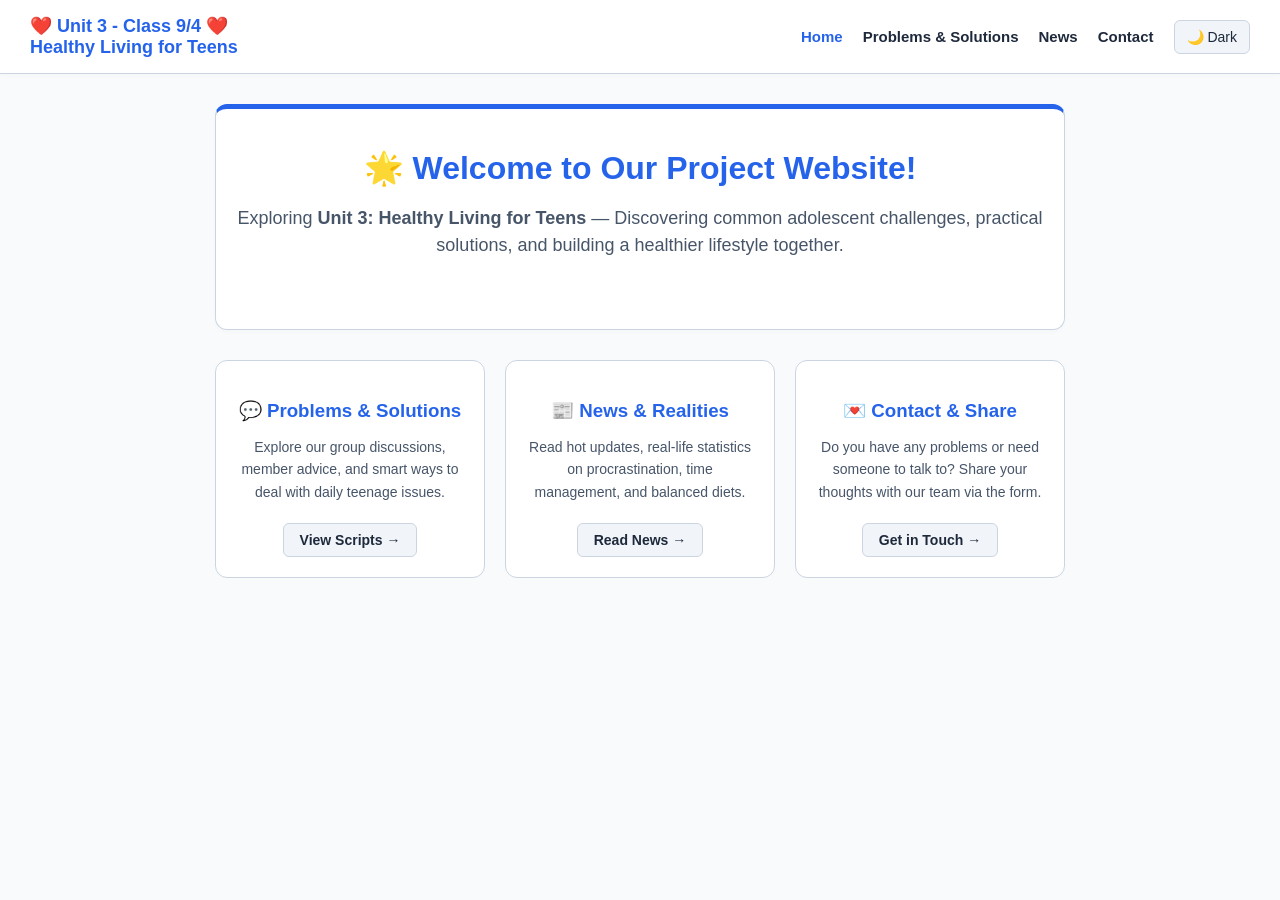
<file: index.html>
<!DOCTYPE html>
<html lang="vi">
<head>
    <meta charset="UTF-8">
    <meta name="viewport" content="width=device-width, initial-scale=1.0">
    <title>Home - Healthy Living for Teens</title>
    <link rel="stylesheet" href="style.css">
    <style>
        /* CSS riêng tinh chỉnh cho trang chủ thêm phần sinh động */
        .hero-section {
            text-align: center;
            padding: 40px 20px;
        }
        .hero-title {
            font-size: 32px;
            color: var(--primary-color);
            margin-bottom: 15px;
        }
        .hero-subtitle {
            font-size: 18px;
            color: var(--text-muted);
            margin-bottom: 30px;
            line-height: 1.5;
        }
        .feature-grid {
            display: grid;
            grid-template-columns: repeat(auto-fit, minmax(240px, 1fr));
            gap: 20px;
            margin-top: 30px;
        }
        .feature-card {
            background: var(--card-background);
            border: 1px solid var(--border-color);
            border-radius: 12px;
            padding: 20px;
            text-align: center;
            transition: transform 0.2s ease, box-shadow 0.2s ease;
        }
        .feature-card:hover {
            transform: translateY(-4px);
            box-shadow: 0 6px 12px rgba(0,0,0,0.05);
        }
        .feature-card h3 {
            color: var(--primary-color);
            margin-bottom: 10px;
        }
        .feature-card p {
            font-size: 14px;
            color: var(--text-muted);
            margin-bottom: 20px;
        }
        .action-btn {
            display: inline-block;
            background: var(--btn-bg);
            color: var(--text-main);
            padding: 8px 16px;
            border-radius: 6px;
            text-decoration: none;
            font-size: 14px;
            font-weight: 600;
            border: 1px solid var(--border-color);
            transition: background 0.2s, color 0.2s;
        }
        .action-btn:hover {
            background: var(--primary-color);
            color: #ffffff;
            border-color: var(--primary-color);
        }
    </style>
</head>
<body>

    <!-- THANH ĐIỀU HƯỚNG (TASKBAR) -->
    <nav class="navbar">
        <div class="nav-brand">❤️ Unit 3 - Class 9/4 ❤️<br>Healthy Living for Teens</div>
        <div class="nav-links">
            <a href="index.html" class="active">Home</a>
            <a href="scripts.html">Problems & Solutions</a>
            <a href="news.html">News</a>
            <a href="contact.html">Contact</a>
            <button id="darkModeToggle" class="dark-mode-btn">🌙 Dark</button>
        </div>
    </nav>

    <!-- NỘI DUNG TRANG CHỦ -->
    <main class="main-container">
        <div class="card-box hero-section" style="border-top: 5px solid var(--primary-color);">
            <h1 class="hero-title">🌟 Welcome to Our Project Website!</h1>
            <p class="hero-subtitle">
                Exploring <strong>Unit 3: Healthy Living for Teens</strong> — Discovering common adolescent challenges, practical solutions, and building a healthier lifestyle together.
            </p>
        </div>

        <!-- CÁC KHỐI ĐIỀU HƯỚNG NHANH (QUICK CARDS) - ĐÃ ĐỦ 3 TRANG -->
        <div class="feature-grid">
            
            <!-- Khối 1: Problems & Solutions -->
            <div class="feature-card">
                <h3>💬 Problems & Solutions</h3>
                <p>Explore our group discussions, member advice, and smart ways to deal with daily teenage issues.</p>
                <a href="scripts.html" class="action-btn">View Scripts &rarr;</a>
            </div>

            <!-- Khối 2: News & Realities -->
            <div class="feature-card">
                <h3>📰 News & Realities</h3>
                <p>Read hot updates, real-life statistics on procrastination, time management, and balanced diets.</p>
                <a href="news.html" class="action-btn">Read News &rarr;</a>
            </div>

            <!-- Khối 3: Contact Us (Mới thêm) -->
            <div class="feature-card">
                <h3>💌 Contact & Share</h3>
                <p>Do you have any problems or need someone to talk to? Share your thoughts with our team via the form.</p>
                <a href="contact.html" class="action-btn">Get in Touch &rarr;</a>
            </div>

        </div>
    </main>

    <script src="script.js"></script>
</body>
</html>
</file>
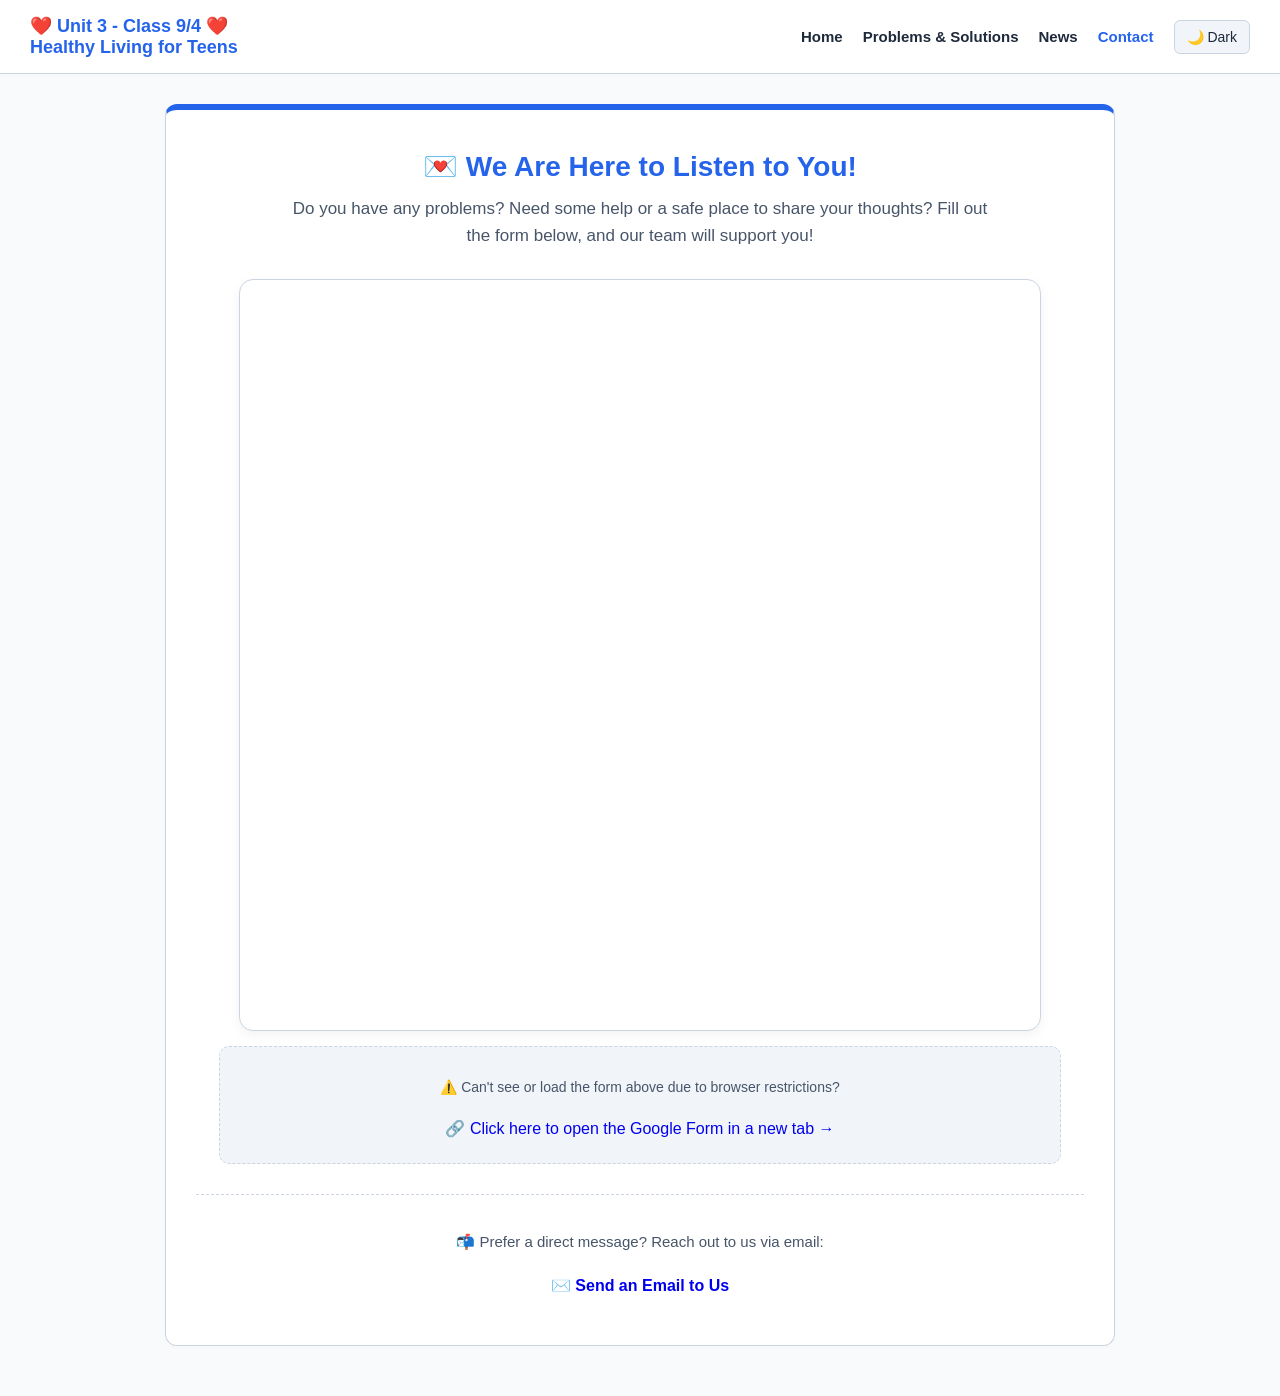
<file: contact.html>
<!DOCTYPE html>
<html lang="vi">
<head>
    <meta charset="UTF-8">
    <meta name="viewport" content="width=device-width, initial-scale=1.0">
    <title>Contact & Share - Healthy Living for Teens</title>
    <link rel="stylesheet" href="style.css">
    <style>
        .contact-box {
            text-align: center;
            padding: 40px 30px;
        }
        
        .main-container {
            max-width: 950px; 
        }

        .form-container {
            margin-top: 30px;
            width: 100%;
            display: flex;
            flex-direction: column;
            align-items: center;
            gap: 15px;
        }

        .form-container iframe {
            width: 100%;
            max-width: 800px; 
            height: 750px; 
            border: 1px solid var(--border-color);
            border-radius: 14px;
            background: #ffffff;
            box-shadow: 0 4px 12px rgba(0,0,0,0.05);
        }

        /* Nút dự phòng khi form bị chặn hiển thị */
        .fallback-box {
            background: var(--btn-bg);
            border: 1px dashed var(--border-color);
            padding: 15px 20px;
            border-radius: 10px;
            max-width: 800px;
            width: 100%;
            text-align: center;
        }
    </style>
</head>
<body>

    <!-- THANH ĐIỀU HƯỚNG (TASKBAR) -->
    <nav class="navbar">
        <div class="nav-brand">❤️ Unit 3 - Class 9/4 ❤️<br>Healthy Living for Teens</div>
        <div class="nav-links">
            <a href="index.html">Home</a>
            <a href="scripts.html">Problems & Solutions</a>
            <a href="news.html">News</a>
            <a href="contact.html" class="active">Contact</a>
            <button id="darkModeToggle" class="dark-mode-btn">🌙 Dark</button>
        </div>
    </nav>

    <!-- NỘI DUNG TRANG LIÊN HỆ & GOOGLE FORM -->
    <main class="main-container">
        <div class="card-box contact-box" style="border-top: 6px solid var(--primary-color);">
            <h1 style="font-size: 28px; margin-bottom: 12px;">💌 We Are Here to Listen to You!</h1>
            <p style="font-size: 17px; max-width: 700px; margin: 0 auto; color: var(--text-muted); line-height: 1.6;">
                Do you have any problems? Need some help or a safe place to share your thoughts? Fill out the form below, and our team will support you!
            </p>

            <!-- KHUNG NHÚNG GOOGLE FORM KÈM LINK DỰ PHÒNG -->
            <div class="form-container">
                <iframe src="https://docs.google.com/forms/d/e/1FAIpQLScM1c_h8oC03TfTisXrQEJa_H2_ahdzbLXN9b-lg70PrQ3ncw/viewform?embedded=true" frameborder="0" marginheight="0" marginwidth="0">Loading…</iframe>
                
                <!-- Hộp thông báo và link dự phòng khi trình duyệt chặn hiển thị iframe -->
                <div class="fallback-box">
                    <p style="font-size: 14px; color: var(--text-muted); margin-bottom: 10px;">
                        ⚠️ Can't see or load the form above due to browser restrictions?
                    </p>
                    <a href="https://docs.google.com/forms/d/e/1FAIpQLScM1c_h8oC03TfTisXrQEJa_H2_ahdzbLXN9b-lg70PrQ3ncw/viewform" target="_blank" class="action-btn" style="display: inline-block; padding: 10px 20px; text-decoration: none;">
                        🔗 Click here to open the Google Form in a new tab &rarr;
                    </a>
                </div>
            </div>

            <!-- PHẦN EMAIL TRỰC TIẾP -->
            <div style="margin-top: 30px; padding-top: 20px; border-top: 1px dashed var(--border-color); text-align: center;">
                <p style="font-size: 15px; color: var(--text-muted); margin-bottom: 12px;">
                    📬 Prefer a direct message? Reach out to us via email:
                </p>
                <a href="mailto:abcd@gmail.com" class="social-btn" style="display: inline-flex; align-items: center; gap: 8px; font-weight: 600; padding: 10px 24px; border-radius: 8px; text-decoration: none;">
                    ✉️ Send an Email to Us
                </a>
            </div>
        </div>
    </main>

    <script src="script.js"></script>
</body>
</html>
</file>
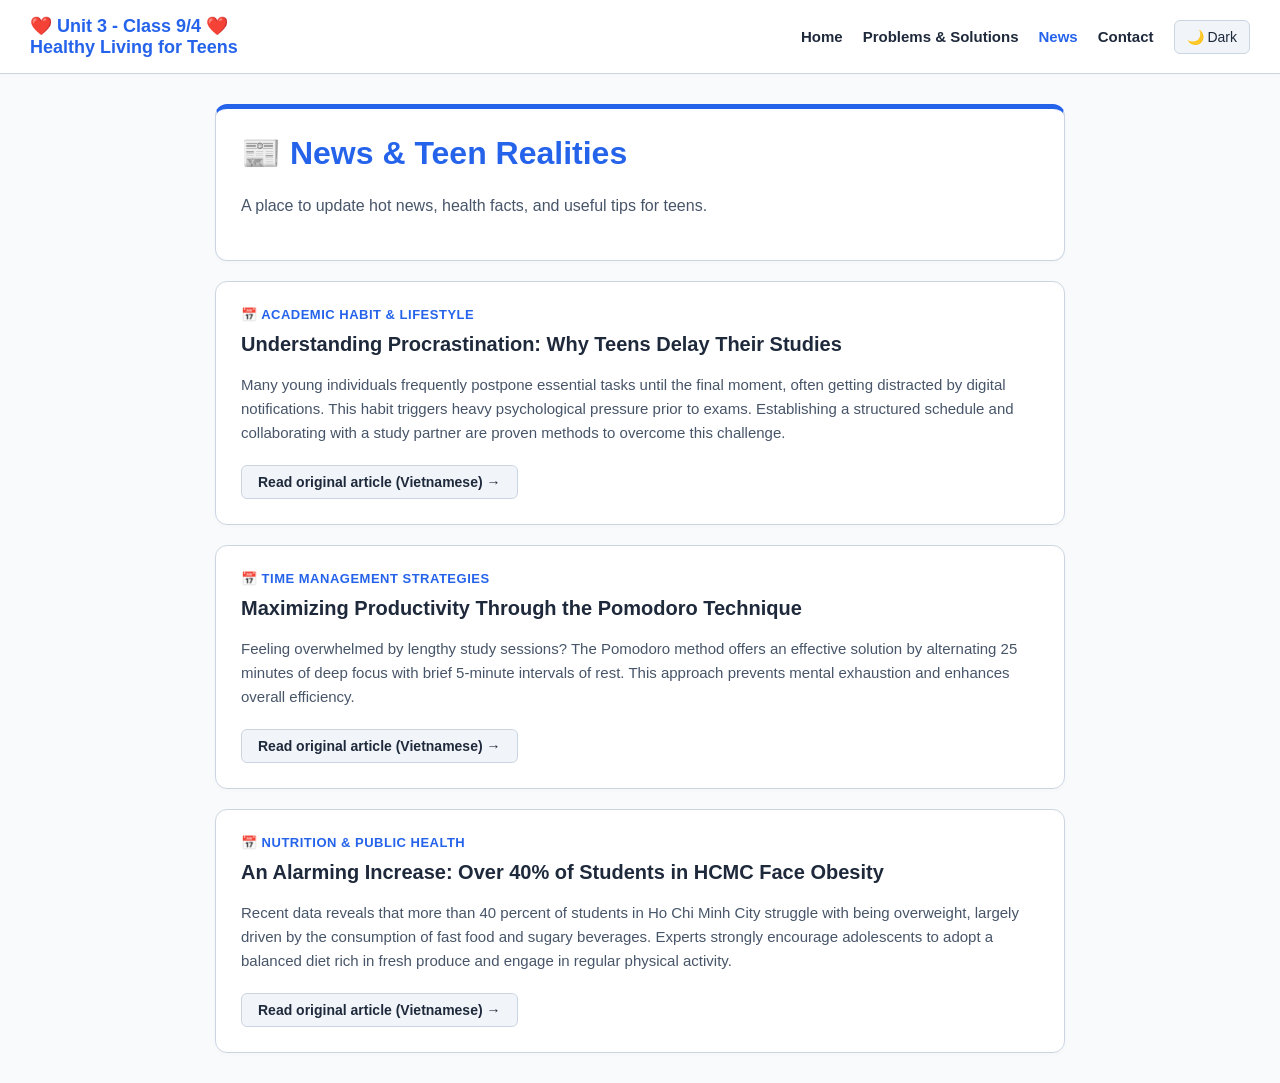
<file: news.html>
<!DOCTYPE html>
<html lang="vi">
<head>
    <meta charset="UTF-8">
    <meta name="viewport" content="width=device-width, initial-scale=1.0">
    <title>News & Realities - Healthy Living for Teens</title>
    <link rel="stylesheet" href="style.css">
    <style>
        .news-grid {
            display: grid;
            grid-template-columns: 1fr;
            gap: 20px;
        }

        .news-card {
            background: var(--card-background);
            border: 1px solid var(--border-color);
            border-radius: 12px;
            padding: 25px;
            box-shadow: 0 2px 4px rgba(0,0,0,0.02);
            transition: transform 0.2s ease, box-shadow 0.2s ease;
        }

        .news-card:hover {
            transform: translateY(-3px);
            box-shadow: 0 6px 12px rgba(0,0,0,0.05);
        }

        .news-date {
            font-size: 13px;
            color: var(--primary-color);
            font-weight: 600;
            margin-bottom: 8px;
            text-transform: uppercase;
            letter-spacing: 0.5px;
        }

        .news-title {
            font-size: 20px;
            color: var(--text-main);
            margin-top: 0;
            margin-bottom: 12px;
            line-height: 1.4;
        }

        .news-excerpt {
            font-size: 15px;
            color: var(--text-muted);
            line-height: 1.6;
            margin-bottom: 20px;
        }

        .news-btn {
            display: inline-block;
            background: var(--btn-bg);
            color: var(--text-main);
            padding: 8px 16px;
            border-radius: 6px;
            text-decoration: none;
            font-size: 14px;
            font-weight: 600;
            border: 1px solid var(--border-color);
            transition: background 0.2s;
        }

        .news-btn:hover {
            background: var(--primary-color);
            color: #ffffff;
            border-color: var(--primary-color);
        }
    </style>
</head>
<body>

    <!-- THANH ĐIỀU HƯỚNG (TASKBAR) -->
    <nav class="navbar">
        <div class="nav-brand">❤️ Unit 3 - Class 9/4 ❤️<br>Healthy Living for Teens</div>
        <div class="nav-links">
            <a href="index.html">Home</a>
            <a href="scripts.html">Problems & Solutions</a>
            <a href="news.html" class="active">News</a>
			<a href="contact.html">Contact</a>
            <button id="darkModeToggle" class="dark-mode-btn">🌙 Dark</button>
        </div>
    </nav>

    <!-- NỘI DUNG TRANG BẢN TIN -->
    <main class="main-container">
        <div class="card-box" style="border-top: 5px solid var(--primary-color);">
            <h1>📰 News & Teen Realities</h1>
            <p>A place to update hot news, health facts, and useful tips for teens.</p>
        </div>

        <!-- DANH SÁCH CÁC BẢN TIN (NÂNG CẤP CHUẨN B1) -->
        <div class="news-grid">

            <!-- Bản tin số 1: Trì hoãn -->
            <article class="news-card">
                <div class="news-date">📅 Academic Habit & Lifestyle</div>
                <h2 class="news-title">Understanding Procrastination: Why Teens Delay Their Studies</h2>
                <p class="news-excerpt">
                    Many young individuals frequently postpone essential tasks until the final moment, often getting distracted by digital notifications. This habit triggers heavy psychological pressure prior to exams. Establishing a structured schedule and collaborating with a study partner are proven methods to overcome this challenge.
                </p>
                <a href="https://baothanhhoa.vn/thoi-quen-tri-hoan-o-nguoi-tre-281775.htm" target="_blank" class="news-btn">Read original article (Vietnamese) &rarr;</a>
            </article>

            <!-- Bản tin số 2: Pomodoro -->
            <article class="news-card">
                <div class="news-date">📅 Time Management Strategies</div>
                <h2 class="news-title">Maximizing Productivity Through the Pomodoro Technique</h2>
                <p class="news-excerpt">
                    Feeling overwhelmed by lengthy study sessions? The Pomodoro method offers an effective solution by alternating 25 minutes of deep focus with brief 5-minute intervals of rest. This approach prevents mental exhaustion and enhances overall efficiency.
                </p>
                <a href="https://base.vn/blog/pomodoro-la-gi/" target="_blank" class="news-btn">Read original article (Vietnamese) &rarr;</a>
            </article>

            <!-- Bản tin số 3: Đồ ăn nhanh & Béo phì -->
            <article class="news-card">
                <div class="news-date">📅 Nutrition & Public Health</div>
                <h2 class="news-title">An Alarming Increase: Over 40% of Students in HCMC Face Obesity</h2>
                <p class="news-excerpt">
                    Recent data reveals that more than 40 percent of students in Ho Chi Minh City struggle with being overweight, largely driven by the consumption of fast food and sugary beverages. Experts strongly encourage adolescents to adopt a balanced diet rich in fresh produce and engage in regular physical activity.
                </p>
                <a href="https://tuoitre.vn/hon-40-hoc-sinh-tp-hcm-thua-can-beo-phi-diem-ten-tra-sua-nuoc-ngot-do-an-nhanh-20260312143419591.htm" target="_blank" class="news-btn">Read original article (Vietnamese) &rarr;</a>
            </article>

        </div>
    </main>

    <script src="script.js"></script>
</body>
</html>
</file>
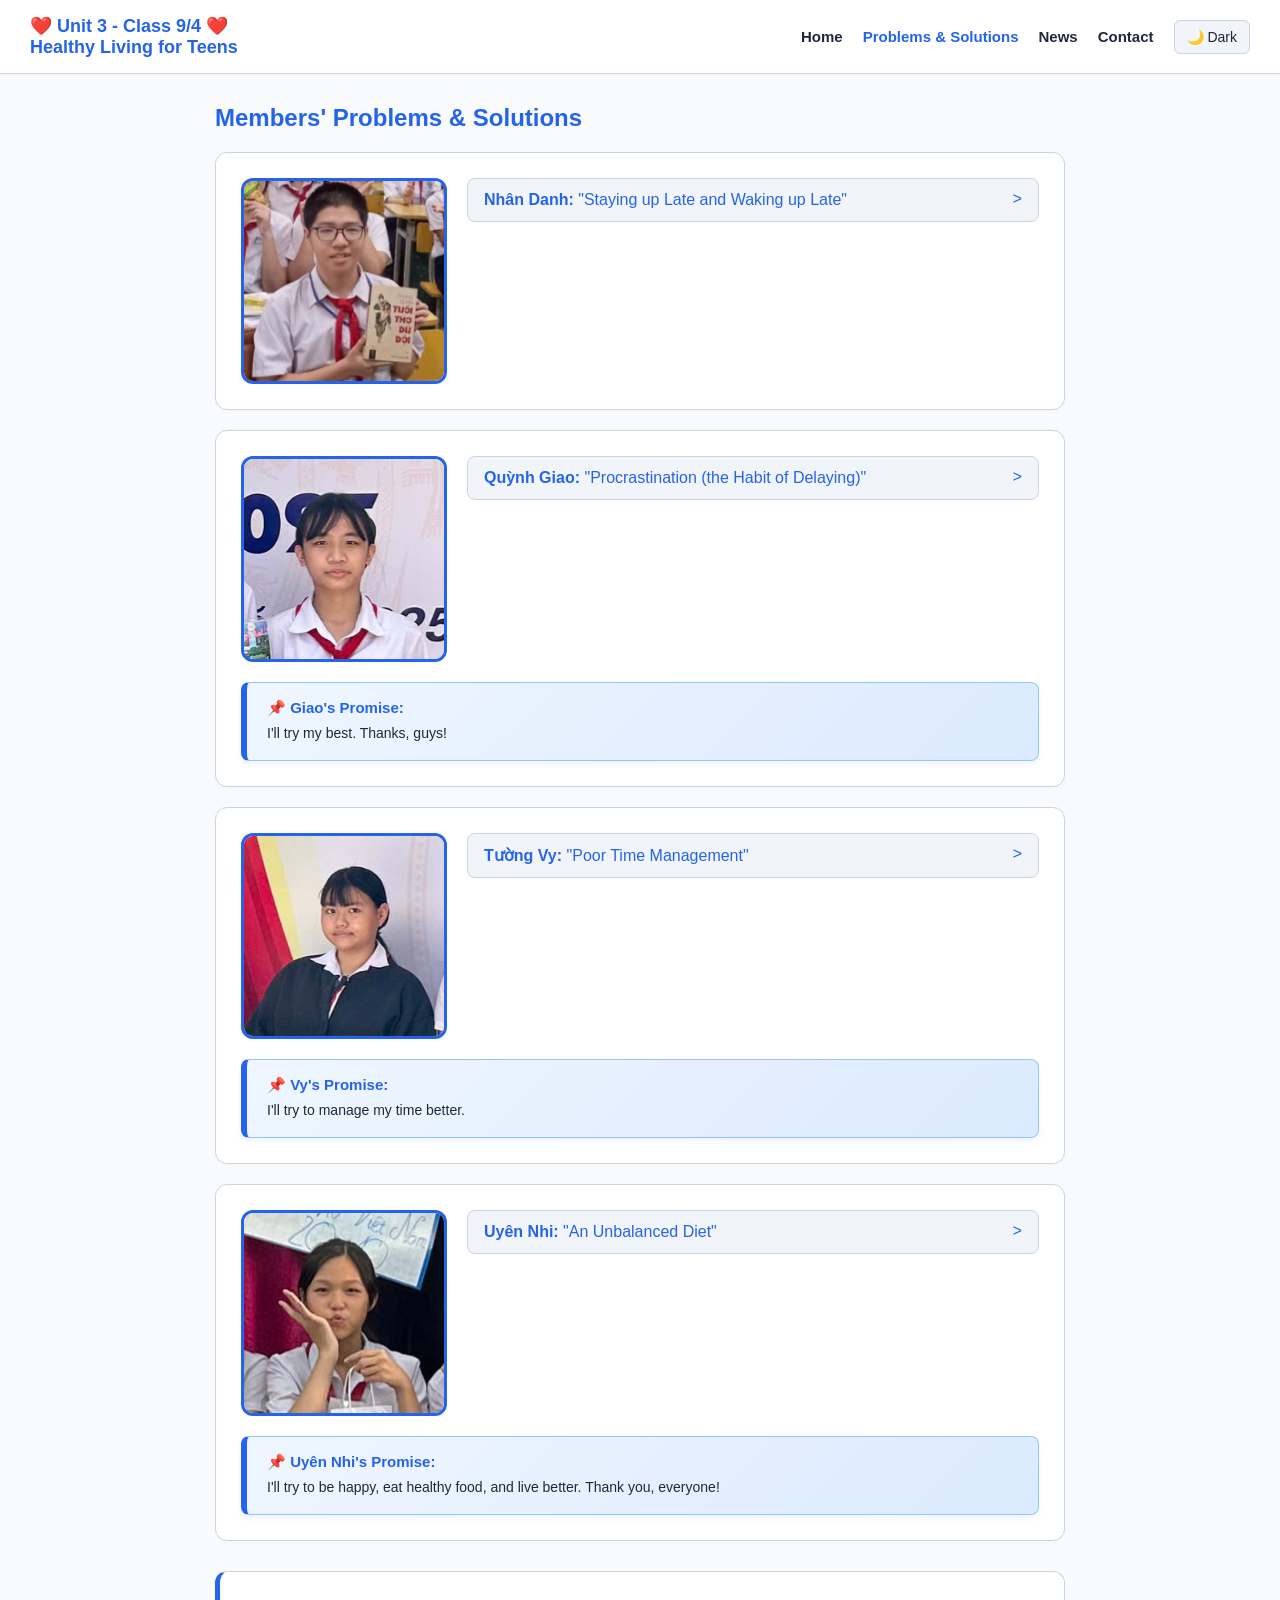
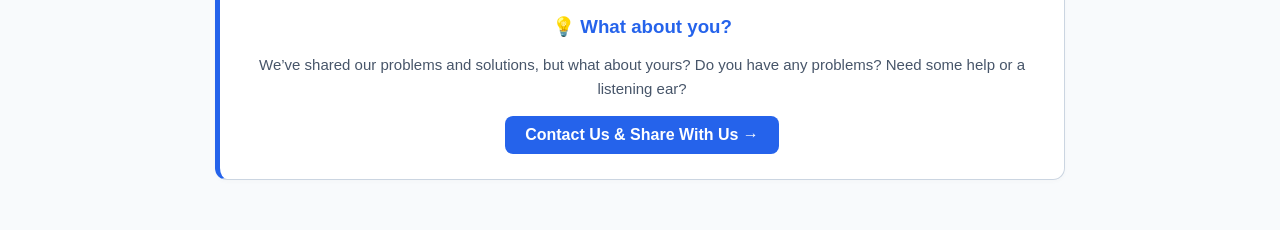
<file: scripts.html>
<!DOCTYPE html>
<html lang="vi">
<head>
    <meta charset="UTF-8">
    <meta name="viewport" content="width=device-width, initial-scale=1.0">
    <title>Problems & Solutions - Unit 3</title>
    <link rel="stylesheet" href="style.css">
    <style>
        /* CSS bổ sung tinh chỉnh riêng cho trang Scripts để hiển thị cực đẹp và gọn gàng */
        .problem-img {
            max-width: 240px;
            width: 100%;
            height: auto;
            border-radius: 10px;
            margin-top: 10px;
            box-shadow: 0 4px 8px rgba(0,0,0,0.1);
            display: block;
        }
        .reply-content-box {
            margin-top: 6px;
            margin-bottom: 6px;
        }
    </style>
</head>
<body>

    <!-- THANH ĐIỀU HƯỚNG (TASKBAR) -->
    <nav class="navbar">
        <div class="nav-brand">❤️ Unit 3 - Class 9/4 ❤️<br>Healthy Living for Teens</div>
        <div class="nav-links">
            <a href="index.html">Home</a>
            <a href="scripts.html" class="active">Problems & Solutions</a>
            <a href="news.html">News</a>
			<a href="contact.html">Contact</a>
            <button id="darkModeToggle" class="dark-mode-btn">🌙 Dark</button>
        </div>
    </nav>

    <!-- NỘI DUNG TRANG THÀNH VIÊN -->
    <div class="main-container">
        <h2>Members' Problems & Solutions</h2>

        <!-- THẢO LUẬN 1: DANH -->
        <div class="card-box">
            <div class="thread-main-author">
                <img src="media/Danh.jpg" alt="Nhân Danh" class="member-avatar-large">
                
                <div class="author-content-wrapper">
                    <button class="toggle-btn" onclick="toggleElement(this)">
                        <span class="author-title"><strong>Nhân Danh:</strong> "Staying up Late and Waking up Late"</span>
                        <span class="arrow-icon">&gt;</span>
                    </button>
                    
                    <div class="thread-collapse-content">
                        <!-- Trọng's Advice -->
                        <div class="reply-item">
                            <div class="reply-content-box">
                                <strong>Trọng:</strong> You should set an alarm and get up earlier instead of snoozing it.
                                <br>
                                <img src="media/alarm.jfif" alt="Set an Alarm" class="problem-img">
                            </div>
                        </div>
                    </div>
                </div>
            </div>
        </div>
        
        <!-- THẢO LUẬN 2: GIAO -->
        <div class="card-box">
            <div class="thread-main-author">
                <img src="media/Giao.jpg" alt="Quỳnh Giao" class="member-avatar-large">
                
                <div class="author-content-wrapper">
                    <button class="toggle-btn" onclick="toggleElement(this)">
                        <span class="author-title"><strong>Quỳnh Giao:</strong> "Procrastination (the Habit of Delaying)"</span>
                        <span class="arrow-icon">&gt;</span>
                    </button>
                    
                    <div class="thread-collapse-content">
                        
                        <!-- Trọng's Advice -->
                        <div class="reply-item">
                            <button class="toggle-btn" onclick="toggleElement(this)">
                                <span class="reply-text"><strong>Trọng:</strong> Why don't you make a study timetable and start studying earlier?</span>
                                <span class="arrow-icon">&gt;</span>
                            </button>
                            
                            <div class="thread-collapse-content">
                                <div class="reply-item sub-reply">
                                    <div class="reply-content-box">
                                        <img src="media/thoi khoa bieu.jpg" alt="Make a Timetable" class="problem-img">
                                    </div>
                                    <button class="toggle-btn" onclick="toggleElement(this)">
                                        <span class="reply-text"><strong>Giao:</strong> Sorry? Could you say that again, please?</span>
                                        <span class="arrow-icon">&gt;</span>
                                    </button>
                                    
                                    <div class="thread-collapse-content">
                                        <div class="reply-item sub-reply-deep">
                                            <div class="reply-text-static"><strong>Trọng:</strong> Sure. I said you should make a study timetable and start earlier.</div>
                                        </div>
                                    </div>
                                </div>
                            </div>
                        </div>

                        <!-- Vy's Advice -->
                        <div class="reply-item">
                            <div class="reply-text-static"><strong>Vy:</strong> You should put away your phone while studying.</div>
                        </div>

                        <!-- Uyên Nhi's Advice -->
                        <div class="reply-item">
                            <button class="toggle-btn" onclick="toggleElement(this)">
                                <span class="reply-text"><strong>Uyên Nhi:</strong> And you can find a study partner to learn together. When we study side by side, we can focus on our lessons easily.</span>
                                <span class="arrow-icon">&gt;</span>
                            </button>
                            
                            <div class="thread-collapse-content">
                                <div class="reply-item sub-reply">
                                    <div class="reply-text-static"><strong>Giao:</strong> Wow, learning together sounds wonderful!</div>
                                </div>
                            </div>
                        </div>

                    </div>
                </div>
            </div>

            <!-- PHẦN KẾT LUẬN NỔI BẬT Ở CUỐI -->
            <div class="thread-conclusion">
                <div class="conclusion-title">📌 Giao's Promise:</div>
                <p class="conclusion-text">
                    I'll try my best. Thanks, guys!
                </p>
            </div>
        </div>
        
        <!-- THẢO LUẬN 3: VY -->
        <div class="card-box">
            <div class="thread-main-author">
                <img src="media/Vy.jpg" alt="Tường Vy" class="member-avatar-large">
                
                <div class="author-content-wrapper">
                    <button class="toggle-btn" onclick="toggleElement(this)">
                        <span class="author-title"><strong>Tường Vy:</strong> "Poor Time Management"</span>
                        <span class="arrow-icon">&gt;</span>
                    </button>
                    
                    <div class="thread-collapse-content">
                        
                        <!-- Danh's Advice -->
                        <div class="reply-item">
                            <button class="toggle-btn" onclick="toggleElement(this)">
                                <span class="reply-text"><strong>Danh:</strong> You should make a daily to-do list and prioritize important tasks.</span>
                                <span class="arrow-icon">&gt;</span>
                            </button>
                            
                            <div class="thread-collapse-content">
                                <div class="reply-item sub-reply">
                                    <div class="reply-content-box">
                                        <img src="media/to-do list.jfif" alt="Daily To-Do List" class="problem-img">
                                    </div>
                                    <div class="reply-text-static"><strong>Tường Vy:</strong> That sounds helpful!</div>
                                </div>
                            </div>
                        </div>

                        <!-- Giao's Advice -->
                        <div class="reply-item">
                            <div class="reply-text-static"><strong>Giao:</strong> You should play games less and finish your homework before playing.</div>
                        </div>
                        
                        <!-- Trọng's Advice -->
                        <div class="reply-item">
                            <button class="toggle-btn" onclick="toggleElement(this)">
                                <span class="reply-text"><strong>Trọng:</strong> You can also try using the Pomodoro technique.</span>
                                <span class="arrow-icon">&gt;</span>
                            </button>
                            
                            <div class="thread-collapse-content">
                                <div class="reply-item sub-reply">
                                    <button class="toggle-btn" onclick="toggleElement(this)">
                                        <span class="reply-text"><strong>Tường Vy:</strong> I beg your pardon? What is a Pomodoro?</span>
                                        <span class="arrow-icon">&gt;</span>
                                    </button>
                                    
                                    <div class="thread-collapse-content">
                                        <div class="reply-item sub-reply-deep">
                                            <div class="reply-text-static">
                                                <strong>Trọng:</strong> Sure. I said you study hard for 25 minutes, then take a short break to relax.
                                                <br>
                                                <img src="media/pomodoro.jfif" alt="Pomodoro technique" class="problem-img">
                                            </div>
                                        </div>
                                    </div>
                                </div>
                            </div>
                        </div>

                    </div>
                </div>
            </div>

            <!-- PHẦN KẾT LUẬN NỔI BẬT Ở CUỐI -->
            <div class="thread-conclusion">
                <div class="conclusion-title">📌 Vy's Promise:</div>
                <p class="conclusion-text">
                    I'll try to manage my time better.
                </p>
            </div>
        </div>

        <!-- THẢO LUẬN 4: UYÊN NHI -->
        <div class="card-box">
            <div class="thread-main-author">
                <img src="media/Uyen Nhi.jpg" alt="Uyên Nhi" class="member-avatar-large">
                
                <div class="author-content-wrapper">
                    <button class="toggle-btn" onclick="toggleElement(this)">
                        <span class="author-title"><strong>Uyên Nhi:</strong> "An Unbalanced Diet"</span>
                        <span class="arrow-icon">&gt;</span>
                    </button>
                    
                    <div class="thread-collapse-content">
                        
                        <!-- Thịnh's Advice -->
                        <div class="reply-item">
                            <button class="toggle-btn" onclick="toggleElement(this)">
                                <span class="reply-text"><strong>Thịnh:</strong> You should eat more fruits and vegetables to stay healthy.</span>
                                <span class="arrow-icon">&gt;</span>
                            </button>
                            
                            <div class="thread-collapse-content">
                                <div class="reply-item sub-reply">
                                    <div class="reply-content-box">
                                        <img src="media/vege-fruit.jpg" alt="More Fruits and Vegetables" class="problem-img">
                                    </div>
                                    <div class="reply-text-static"><strong>Uyên Nhi:</strong> But what else can I do? I always eat fast food when I'm stressed.</div>
                                </div>
                            </div>
                        </div>

                        <!-- Vy's Advice -->
                        <div class="reply-item">
                            <div class="reply-text-static"><strong>Vy:</strong> You should exercise for about 30 minutes a day and eat fewer processed foods.</div>
                        </div>
                        
                        <!-- Giao's Advice -->
                        <div class="reply-item">
                            <div class="reply-text-static"><strong>Giao:</strong> And you should try to take care of your body better by cooking fresh meals at home.</div>
                        </div>

                    </div>
                </div>
            </div>

            <!-- PHẦN KẾT LUẬN NỔI BẬT Ở CUỐI -->
            <div class="thread-conclusion">
                <div class="conclusion-title">📌 Uyên Nhi's Promise:</div>
                <p class="conclusion-text">
                    I'll try to be happy, eat healthy food, and live better. Thank you, everyone!
                </p>
            </div>
        </div>
		<!-- PHẦN MỞ RỘNG DÀNH CHO KHÁN GIẢ (TEEN AUDIENCE) -->
        <div class="card-box" style="text-align: center; border-left: 5px solid var(--primary-color); margin-top: 30px;">
            <h3 style="color: var(--primary-color); margin-bottom: 10px;">💡 What about you?</h3>
            <p style="font-size: 15px; color: var(--text-muted); margin-bottom: 15px;">
                We’ve shared our problems and solutions, but what about yours? Do you have any problems? Need some help or a listening ear?
            </p>
            <a href="contact.html" class="action-btn" style="display: inline-block; background: var(--primary-color); color: #fff; padding: 10px 20px; border-radius: 8px; text-decoration: none; font-weight: 600;">Contact Us & Share With Us &rarr;</a>
        </div>
    </div>

    <script src="script.js"></script>
</body>
</html>
</file>
<file: style.css>
/* ==========================================
   BẢNG ĐIỀU KHIỂN MÀU SẮC (Light Mode & Dark Mode)
   ========================================== */
:root {
    --primary-color: #2563eb;       
    --bg-main: #f8fafc;             
    --card-background: #ffffff;     
    --text-main: #1e293b;           
    --text-muted: #475569;          
    --border-color: #cbd5e1;        
    --btn-bg: #f1f5f9;
    --btn-hover: #e2e8f0;
}

/* Khi kích hoạt chế độ tối (Dark Mode) */
body.dark-mode {
    --primary-color: #3b82f6;       
    --bg-main: #0f172a;             
    --card-background: #1e293b;     
    --text-main: #f8fafc;           
    --text-muted: #94a3b8;          
    --border-color: #334155;        
    --btn-bg: #334155;
    --btn-hover: #475569;
}

body {
    font-family: 'Segoe UI', Tahoma, Geneva, Verdana, sans-serif;
    background-color: var(--bg-main);
    color: var(--text-main);
    margin: 0;
    padding: 0;
    display: flex;
    flex-direction: column;
    min-height: 100vh;
    transition: background-color 0.3s, color 0.3s;
}

/* ==========================================
   THANH ĐIỀU HƯỚNG (Navbar / Taskbar)
   ========================================== */
.navbar {
    background-color: var(--card-background);
    border-bottom: 1px solid var(--border-color);
    padding: 15px 30px;
    display: flex;
    justify-content: space-between;
    align-items: center;
    box-shadow: 0 2px 4px rgba(0,0,0,0.02);
    position: sticky;
    top: 0;
    z-index: 1000;
}

.nav-brand {
    font-weight: bold;
    font-size: 18px;
    color: var(--primary-color);
}

.nav-links {
    display: flex;
    gap: 20px;
    align-items: center;
}

.nav-links a {
    text-decoration: none;
    color: var(--text-main);
    font-weight: 600;
    font-size: 15px;
    transition: color 0.2s;
}

.nav-links a:hover, .nav-links a.active {
    color: var(--primary-color);
}

/* Nút bấm chuyển đổi Dark Mode */
.dark-mode-btn {
    background: var(--btn-bg);
    border: 1px solid var(--border-color);
    color: var(--text-main);
    padding: 8px 12px;
    border-radius: 6px;
    cursor: pointer;
    font-size: 14px;
    transition: background 0.2s;
}

.dark-mode-btn:hover {
    background: var(--btn-hover);
}

/* ==========================================
   CẤU TRÚC KHUNG TRANG CHUNG
   ========================================== */
.main-container {
    max-width: 850px;
    width: 100%;
    margin: 30px auto;
    padding: 0 15px;
    flex-grow: 1;
}

.card-box {
    background: var(--card-background);
    border: 1px solid var(--border-color);
    border-radius: 12px;
    padding: 25px;
    margin-bottom: 20px;
    box-shadow: 0 2px 4px rgba(0,0,0,0.02);
}

h1, h2 {
    color: var(--primary-color);
    margin-top: 0;
}

p {
    line-height: 1.6;
    color: var(--text-muted);
}

/* ==========================================
   GIAO DIỆN PHẦN THẢO LUẬN (Dành cho trang thành viên)
   ========================================== */
.thread-main-author {
    display: flex;
    gap: 20px;
    align-items: flex-start;
}

.member-avatar-large {
    width: 200px;
    height: 200px;
    border-radius: 12px;
    object-fit: cover;
    border: 3px solid var(--primary-color);
    flex-shrink: 0;
    background-color: var(--border-color);
}

.author-content-wrapper {
    flex-grow: 1;
    width: 100%;
}

.toggle-btn {
    width: 100%;
    background: var(--btn-bg);
    border: 1px solid var(--border-color);
    padding: 12px 16px;
    border-radius: 8px;
    display: flex;
    justify-content: space-between;
    align-items: center;
    font-size: 15px;
    font-weight: normal; 
    color: var(--text-main);
    cursor: pointer;
    text-align: left;
    transition: background-color 0.2s;
}

.toggle-btn:hover {
    background-color: var(--btn-hover);
}

.author-title {
    color: var(--primary-color);
    font-size: 16px;
}

.arrow-icon {
    font-family: monospace;
    font-size: 16px;
    color: var(--primary-color);
    transition: transform 0.3s ease;
    flex-shrink: 0;
    margin-left: 10px;
}

.toggle-btn.active .arrow-icon {
    transform: rotate(90deg);
}

.thread-collapse-content {
    max-height: 0;
    overflow: hidden;
    transition: max-height 0.4s ease-out, padding 0.3s ease;
    padding: 0;
}

.thread-collapse-content.show {
    max-height: 1000px;
    padding-top: 10px;
}

.reply-item {
    margin-top: 8px;
}

.sub-reply {
    margin-left: 20px;
    border-left: 3px solid var(--primary-color);
    padding-left: 8px;
}

.sub-reply-deep {
    margin-left: 20px;
}

.reply-text-static {
    background: var(--bg-main);
    border: 1px dashed var(--border-color);
    padding: 10px 14px;
    border-radius: 8px;
    font-size: 14px;
    color: var(--text-main);
    margin-top: 8px;
    font-weight: normal;
}

@media (max-width: 650px) {
    .thread-main-author {
        flex-direction: column;
        align-items: center;
        text-align: center;
    }
    .member-avatar-large {
        width: 150px;
        height: 150px;
    }
    .sub-reply, .sub-reply-deep {
        margin-left: 10px;
    }
}

/* ==========================================
   PHẦN KẾT LUẬN / TÓM TẮT CHUỖI THẢO LUẬN
   ========================================== */
.thread-conclusion {
    margin-top: 20px;
    padding: 16px 20px;
    background: linear-gradient(135deg, #eff6ff, #dbeafe); /* Nền chuyển màu nhẹ nhàng, bắt mắt */
    border: 1px solid #93c5fd;
    border-left: 6px solid var(--primary-color); /* Viền trái đậm tạo điểm nhấn */
    border-radius: 8px;
    box-shadow: 0 4px 6px -1px rgba(37, 99, 235, 0.08);
}

/* Khi ở chế độ Dark Mode, phần kết luận tự động chuyển màu tối dịu mắt */
body.dark-mode .thread-conclusion {
    background: linear-gradient(135deg, #1e3a8a, #172554);
    border-color: #3b82f6;
    border-left-color: #60a5fa;
}

.conclusion-title {
    font-weight: bold;
    color: var(--primary-color);
    font-size: 15px;
    margin-bottom: 6px;
    display: flex;
    align-items: center;
    gap: 6px;
}

body.dark-mode .conclusion-title {
    color: #60a5fa;
}

.conclusion-text {
    font-size: 14px;
    line-height: 1.5;
    color: var(--text-main);
    margin: 0;
}
</file>
